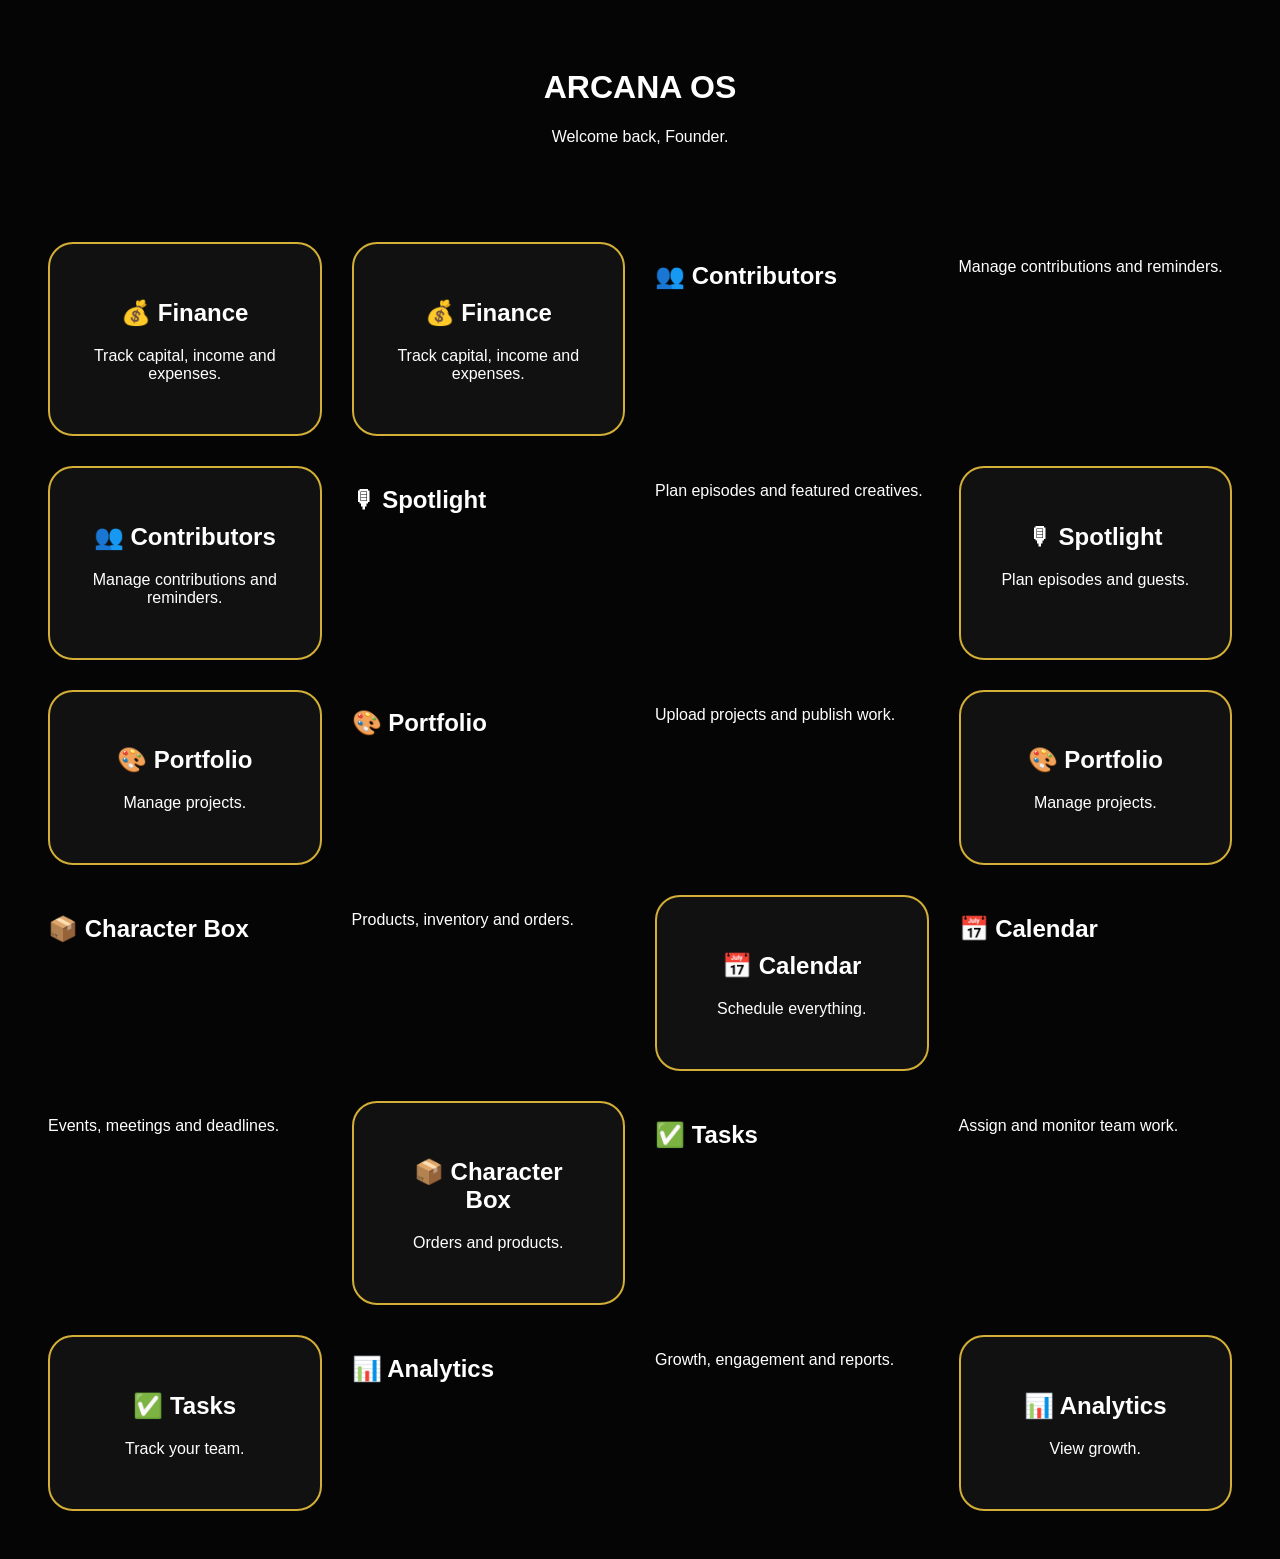
<file: dashboard.html>
<!DOCTYPE html>
<html lang="en">

<head>

<meta charset="UTF-8">

<meta name="viewport" content="width=device-width, initial-scale=1.0">

<title>ArcanaOS Dashboard</title>

<link rel="stylesheet" href="os.css">

</head>

<body>

<header>

<h1>ARCANA OS</h1>

<p>Welcome back, Founder.</p>

</header>

<section class="dashboard">

<div class="planet">

<h2>💰 Finance</h2>

<p>Track capital, income and expenses.</p>

</div>

<div class="planet" onclick="window.location.href='finance.html'">

<h2>💰 Finance</h2>

<p>Track capital, income and expenses.</p>

</div>

<h2>👥 Contributors</h2>

<p>Manage contributions and reminders.</p>

</div>

<div class="planet" onclick="window.location.href='contributors.html'">

<h2>👥 Contributors</h2>

<p>Manage contributions and reminders.</p>

</div>

<h2>🎙 Spotlight</h2>

<p>Plan episodes and featured creatives.</p>

</div>

<div class="planet" onclick="window.location.href='spotlight-os.html'">

<h2>🎙 Spotlight</h2>

<p>Plan episodes and guests.</p>

</div>
<div class="planet" onclick="window.location.href='portfolio-os.html'">

<h2>🎨 Portfolio</h2>

<p>Manage projects.</p>

</div>

<h2>🎨 Portfolio</h2>

<p>Upload projects and publish work.</p>

</div>

<div class="planet" onclick="window.location.href='portfolio-os.html'">

<h2>🎨 Portfolio</h2>

<p>Manage projects.</p>

</div>

<h2>📦 Character Box</h2>

<p>Products, inventory and orders.</p>

</div>

<div class="planet" onclick="window.location.href='calendar.html'">

<h2>📅 Calendar</h2>

<p>Schedule everything.</p>

</div>

<h2>📅 Calendar</h2>

<p>Events, meetings and deadlines.</p>

</div>

<div class="planet" onclick="window.location.href='characterbox.html'">

<h2>📦 Character Box</h2>

<p>Orders and products.</p>

</div>

<h2>✅ Tasks</h2>

<p>Assign and monitor team work.</p>

</div>

<div class="planet" onclick="window.location.href='tasks.html'">

<h2>✅ Tasks</h2>

<p>Track your team.</p>

</div>

<h2>📊 Analytics</h2>

<p>Growth, engagement and reports.</p>

</div>
<div class="planet" onclick="window.location.href='analytics.html'">

<h2>📊 Analytics</h2>

<p>View growth.</p>

</div>

</section>

</body>

</html>
</file>
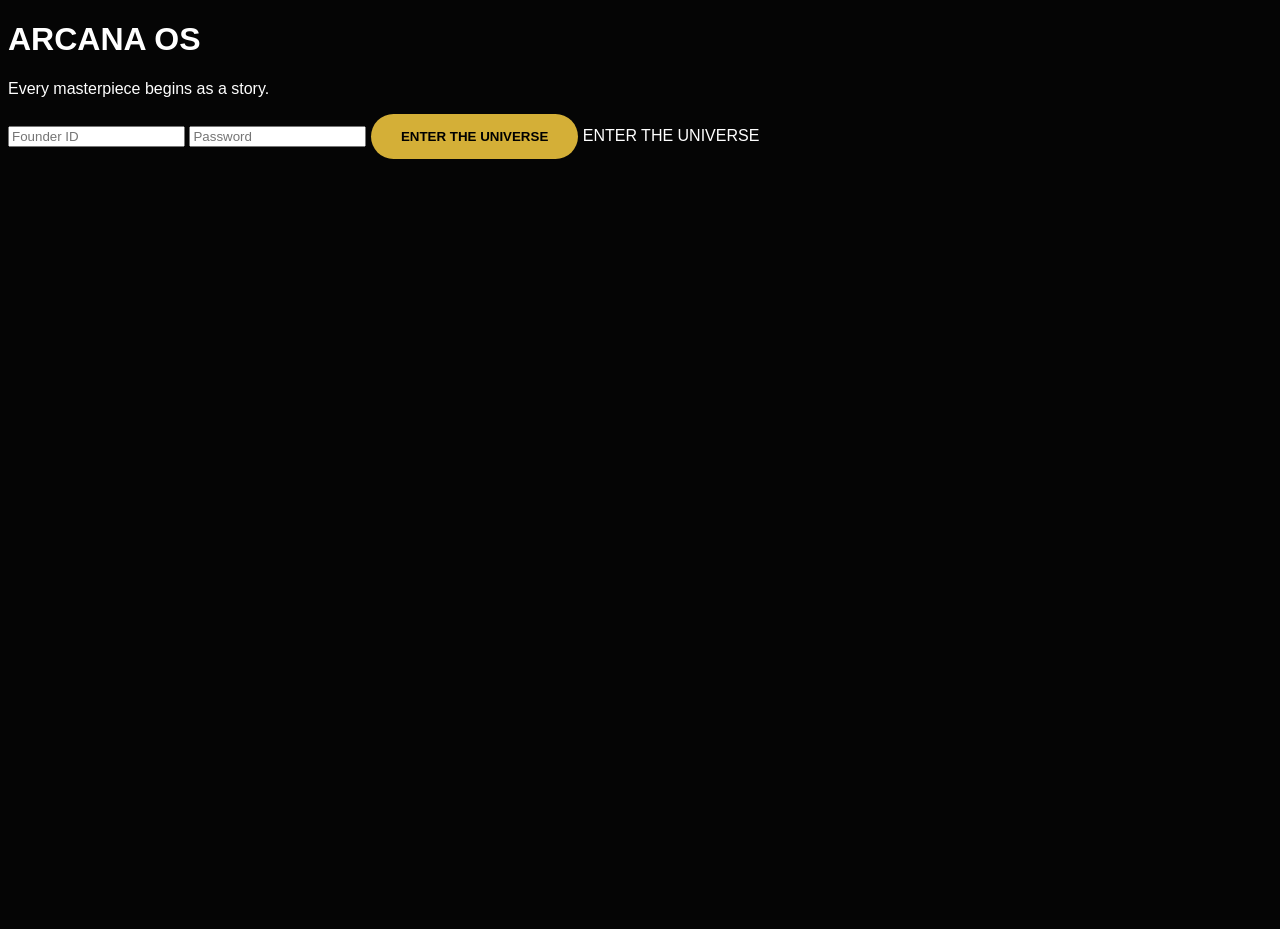
<file: os.html>
<!DOCTYPE html>
<html lang="en">

<head>

<meta charset="UTF-8">

<meta name="viewport" content="width=device-width, initial-scale=1.0">

<title>ArcanaOS</title>

<link rel="stylesheet" href="os.css">

</head>

<body>

<div class="background"></div>

<div class="login">

<h1>ARCANA OS</h1>

<p>

Every masterpiece begins as a story.

</p>

<input
type="text"
placeholder="Founder ID">

<input
type="password"
placeholder="Password">

<button onclick="window.location.href='dashboard.html'">
ENTER THE UNIVERSE
</button>

ENTER THE UNIVERSE

</button>

</div>

</body>

</html>
</file>
<file: os.css>
header{
text-align:center;
padding:40px;
}

.dashboard{

display:grid;

grid-template-columns:repeat(auto-fit,minmax(220px,1fr));

gap:30px;

padding:40px;

}

.planet{

background:#111;

border:2px solid #D4AF37;

border-radius:25px;

padding:35px;

text-align:center;

transition:.3s;

cursor:pointer;

}

.planet:hover{

transform:scale(1.05);

box-shadow:0 0 30px rgba(212,175,55,.5);

}
button{

background:#D4AF37;

color:black;

border:none;

padding:15px 30px;

border-radius:30px;

font-weight:bold;

cursor:pointer;

transition:.3s;

}

button:hover{

transform:scale(1.05);

box-shadow:0 0 20px rgba(212,175,55,.6);

}

body{

min-height:100vh;

background:#050505;

color:white;

font-family:Arial, sans-serif;

}
</file>
